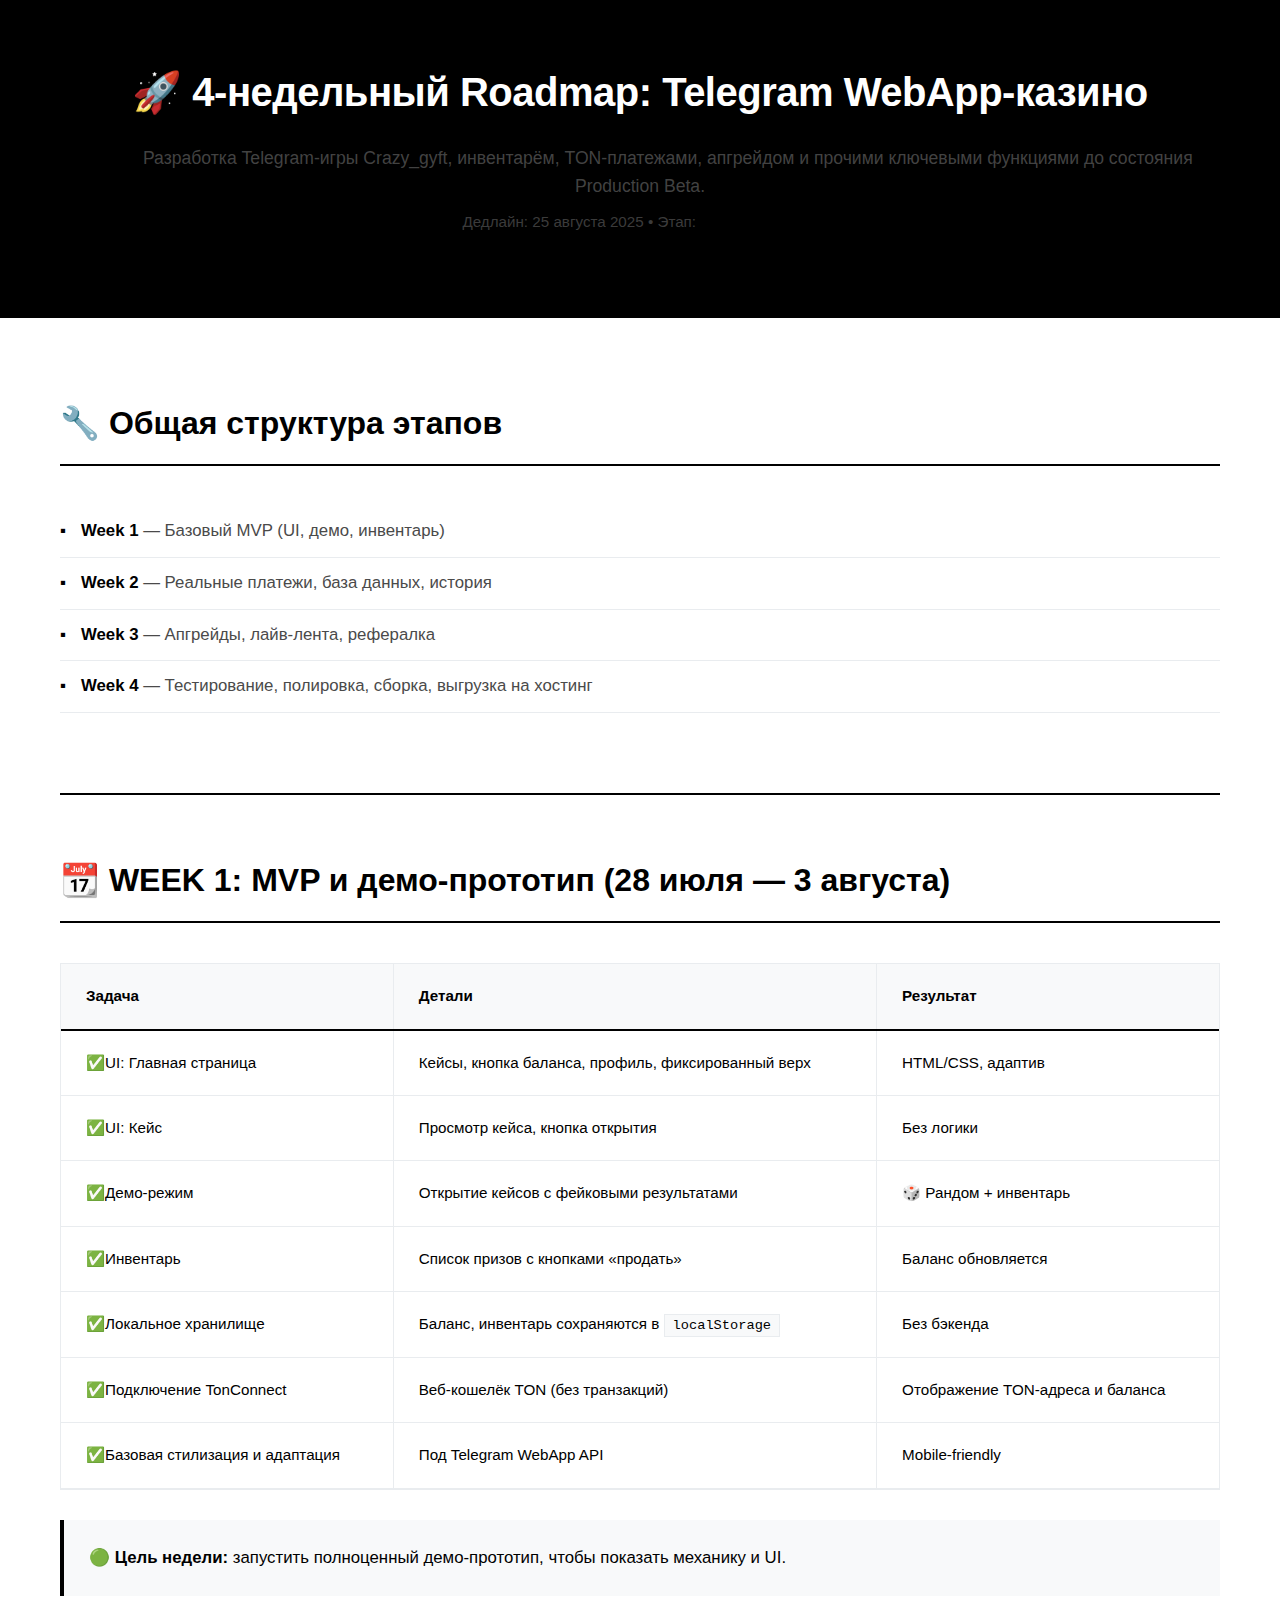
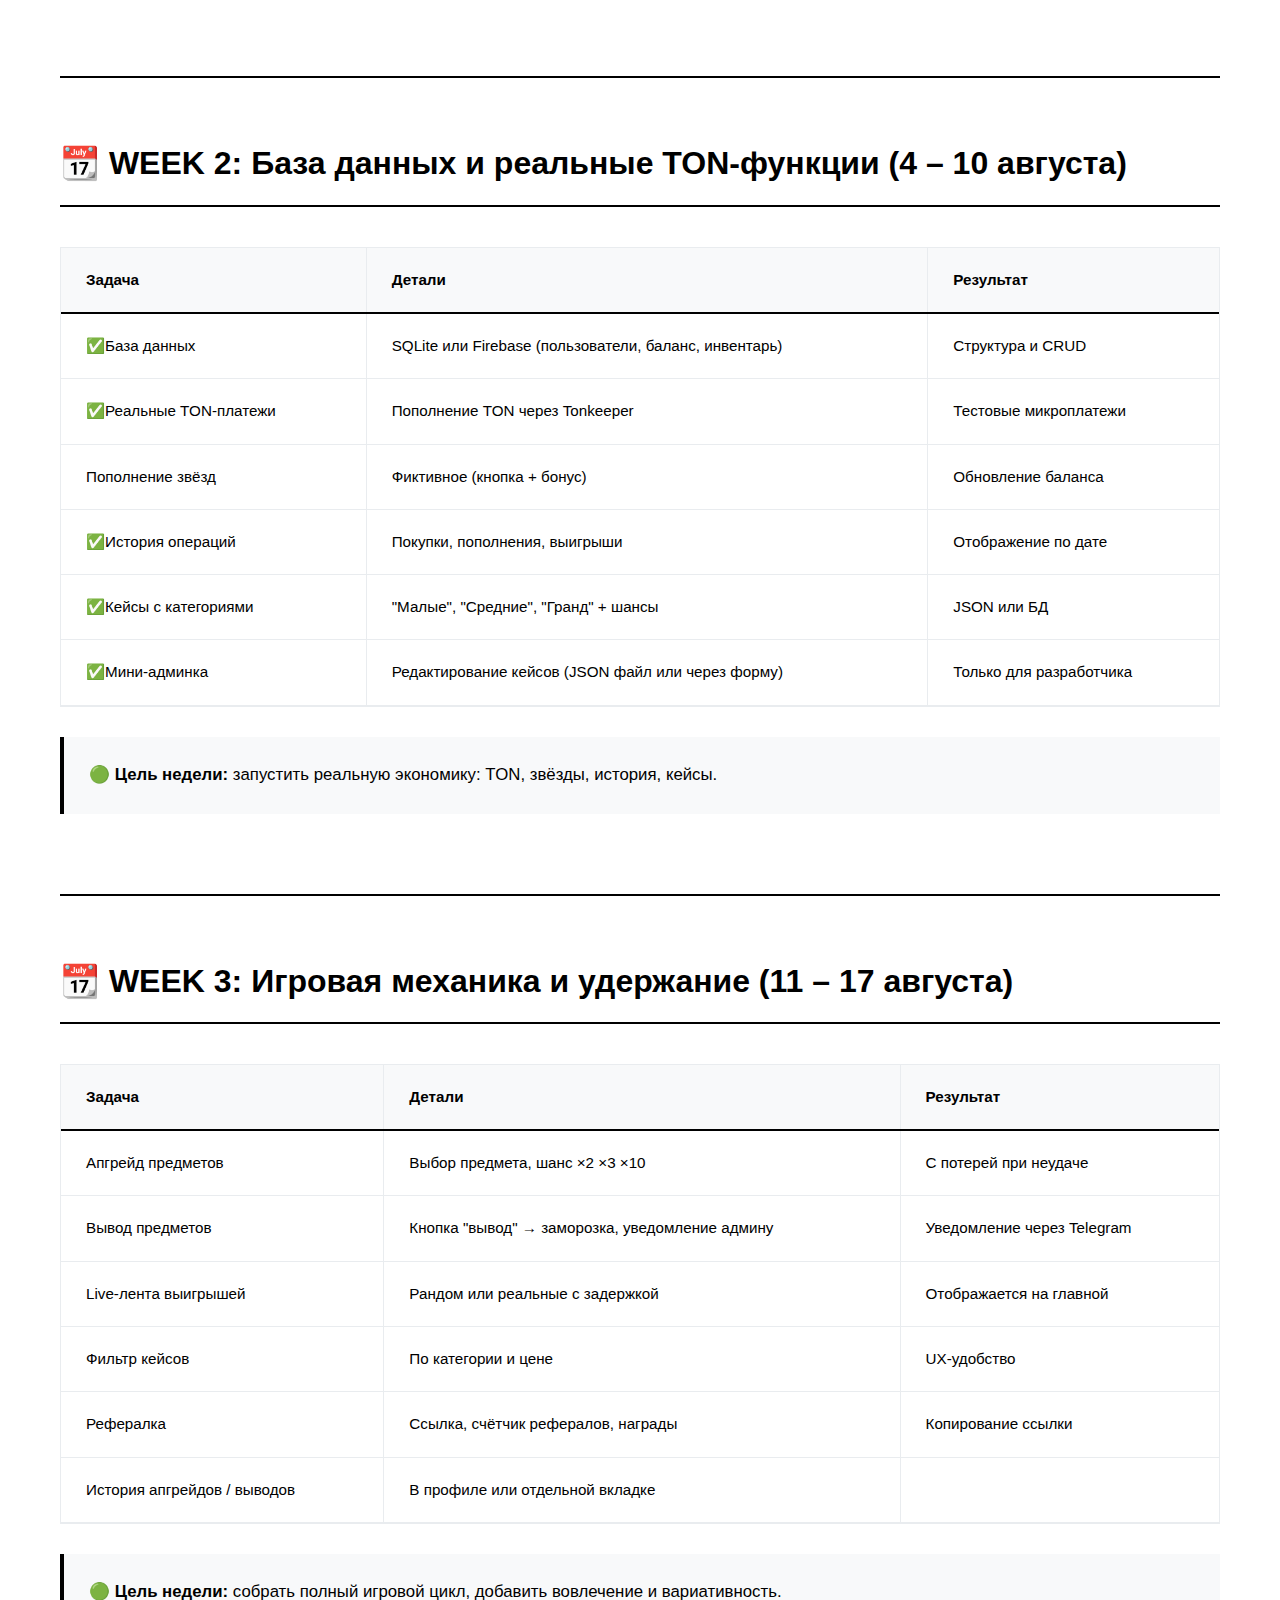
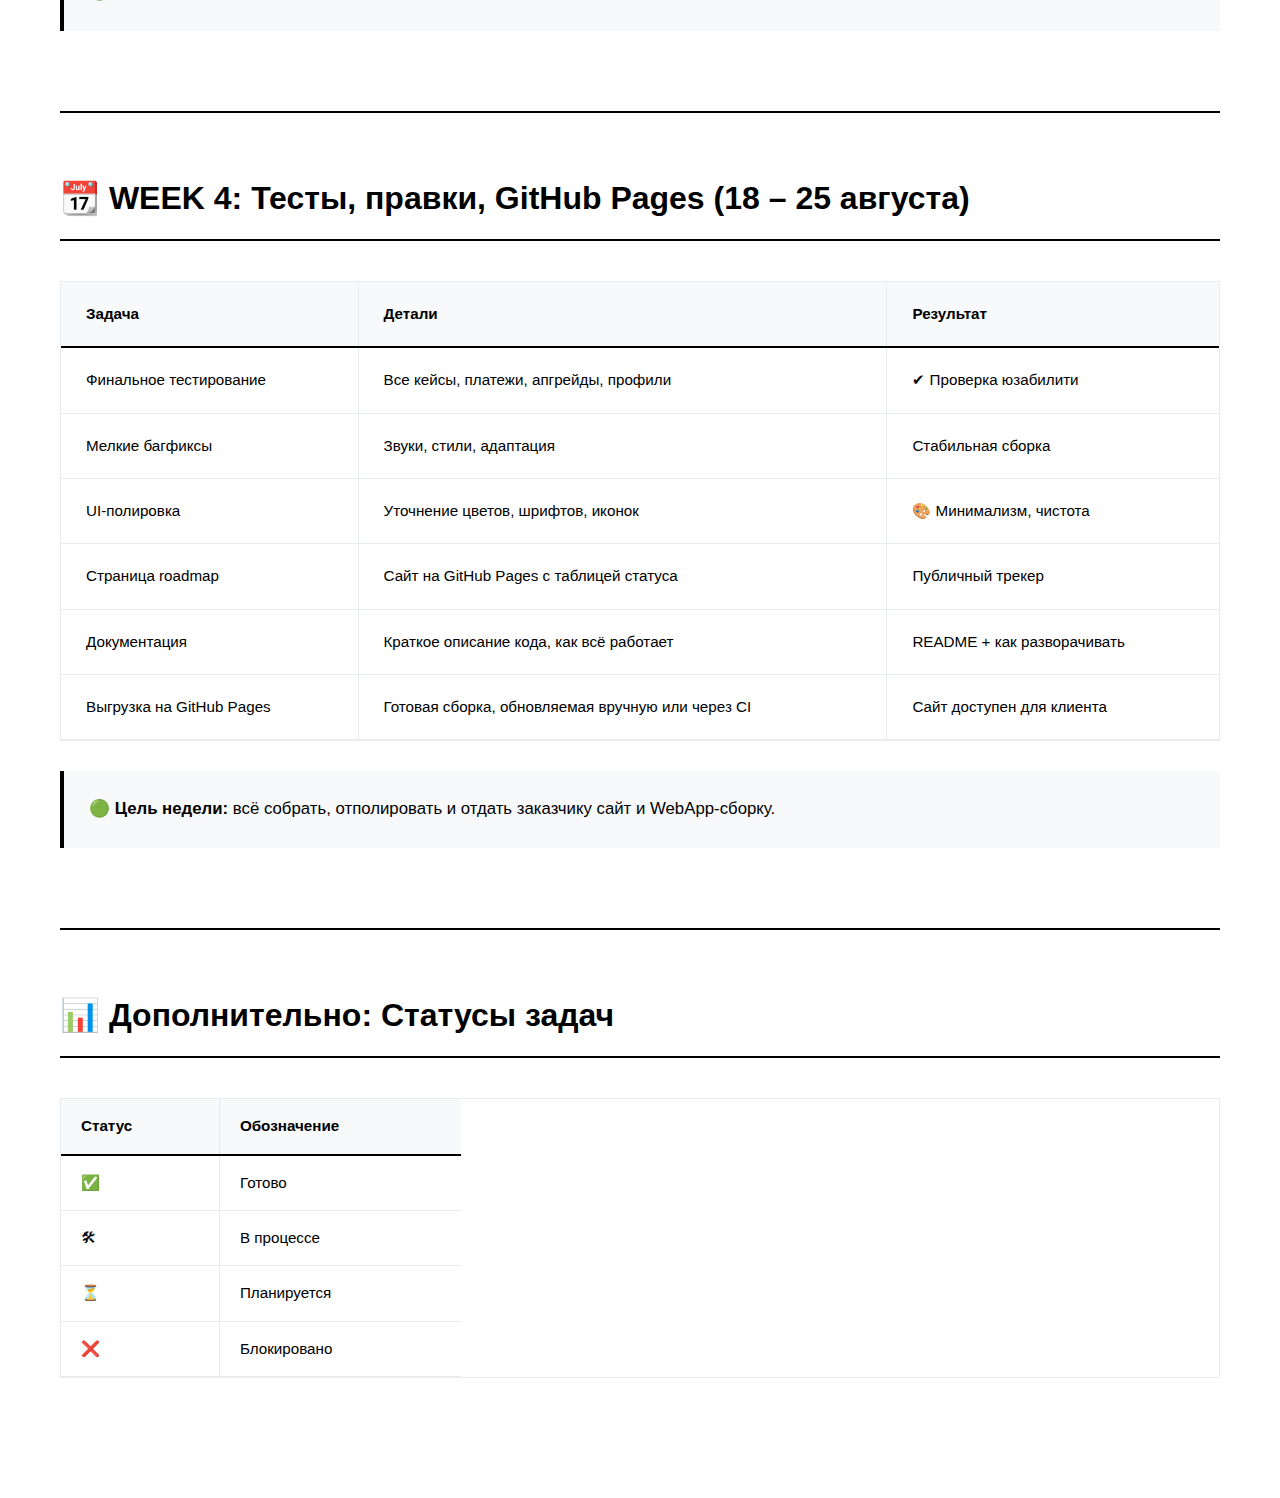
<file: index.html>
<!DOCTYPE html>
<html lang="ru">
<head>
  <meta charset="UTF-8" />
  <meta name="viewport" content="width=device-width, initial-scale=1.0" />
  <title>Roadmap — Telegram WebApp Casino</title>
  <style>
    :root {
      --bg-primary: #ffffff;
      --bg-secondary: #f8f9fa;
      --text-primary: #000000;
      --text-secondary: #4a4a4a;
      --text-muted: #6c757d;
      --border-light: #e9ecef;
      --border-dark: #000000;
      --accent: #000000;
    }

    * {
      margin: 0;
      padding: 0;
      box-sizing: border-box;
    }

    body {
      font-family: -apple-system, BlinkMacSystemFont, 'Segoe UI', Roboto, 'Helvetica Neue', Arial, sans-serif;
      background-color: var(--bg-primary);
      color: var(--text-primary);
      line-height: 1.6;
      font-size: 16px;
    }

    .container {
      max-width: 1200px;
      margin: 0 auto;
      padding: 0 20px;
    }

    /* Header */
    header {
      background: var(--accent);
      color: white;
      padding: 60px 0;
      text-align: center;
      border-bottom: 3px solid var(--border-dark);
    }

    header h1 {
      font-size: 2.5rem;
      font-weight: 700;
      margin-bottom: 20px;
      letter-spacing: -0.5px;
    }

    header .subtitle {
      font-size: 1.1rem;
      font-weight: 400;
      opacity: 0.9;
      margin-bottom: 10px;
    }

    header .meta {
      font-size: 0.95rem;
      opacity: 0.8;
      font-weight: 300;
    }

    /* Main Content */
    main {
      padding: 80px 0;
    }

    section {
      margin-bottom: 80px;
    }

    /* Typography */
    h2 {
      font-size: 2rem;
      font-weight: 700;
      margin-bottom: 40px;
      color: var(--text-primary);
      border-bottom: 2px solid var(--border-dark);
      padding-bottom: 15px;
    }

    h3 {
      font-size: 1.5rem;
      font-weight: 600;
      margin: 50px 0 30px 0;
      color: var(--text-primary);
    }

    p {
      margin-bottom: 20px;
      color: var(--text-secondary);
      font-size: 1.05rem;
    }

    strong {
      color: var(--text-primary);
      font-weight: 600;
    }

    /* Lists */
    ul {
      list-style: none;
      margin-bottom: 30px;
    }

    ul li {
      padding: 12px 0;
      border-bottom: 1px solid var(--border-light);
      color: var(--text-secondary);
      font-size: 1.05rem;
    }

    ul li:before {
      content: "▪";
      color: var(--accent);
      margin-right: 15px;
      font-weight: bold;
    }

    /* Tables */
    .table-container {
      margin: 30px 0;
      border: 1px solid var(--border-light);
      overflow-x: auto;
    }

    table {
      width: 100%;
      border-collapse: collapse;
      background: var(--bg-primary);
    }

    th {
      background: var(--bg-secondary);
      padding: 20px 25px;
      text-align: left;
      font-weight: 600;
      font-size: 0.95rem;
      color: var(--text-primary);
      border-bottom: 2px solid var(--border-dark);
      border-right: 1px solid var(--border-light);
    }

    th:last-child {
      border-right: none;
    }

    td {
      padding: 20px 25px;
      border-bottom: 1px solid var(--border-light);
      border-right: 1px solid var(--border-light);
      font-size: 0.95rem;
      vertical-align: top;
    }

    td:last-child {
      border-right: none;
    }

    tr:hover {
      background: var(--bg-secondary);
    }

    /* Week Goals */
    .week-goal {
      background: var(--bg-secondary);
      padding: 25px;
      margin: 30px 0;
      border-left: 4px solid var(--accent);
    }

    .week-goal p {
      margin: 0;
      font-weight: 500;
      color: var(--text-primary);
    }

    /* Status indicators */
    .status-legend {
      margin: 40px 0;
    }

    .status-legend table {
      max-width: 400px;
    }

    .status-legend th,
    .status-legend td {
      padding: 15px 20px;
    }

    /* Divider */
    .divider {
      height: 2px;
      background: var(--border-dark);
      margin: 60px 0;
    }

    /* Code styling */
    code {
      background: var(--bg-secondary);
      padding: 3px 8px;
      font-family: 'SF Mono', Consolas, 'Liberation Mono', Menlo, monospace;
      font-size: 0.9em;
      border: 1px solid var(--border-light);
    }

    /* Responsive */
    @media (max-width: 768px) {
      header {
        padding: 40px 0;
      }

      header h1 {
        font-size: 2rem;
      }

      main {
        padding: 40px 0;
      }

      section {
        margin-bottom: 50px;
      }

      h2 {
        font-size: 1.6rem;
        margin-bottom: 30px;
      }

      h3 {
        font-size: 1.3rem;
        margin: 40px 0 20px 0;
      }

      th, td {
        padding: 15px 12px;
        font-size: 0.9rem;
      }

      .week-goal {
        padding: 20px;
      }
    }
  </style>
</head>
<body>
  <header>
    <div class="container">
      <h1>🚀 4-недельный Roadmap: Telegram WebApp-казино</h1>
      <p class="subtitle"><strong>Цель:</strong> Разработка Telegram-игры Crazy_gyft, инвентарём, TON-платежами, апгрейдом и прочими ключевыми функциями до состояния Production Beta.</p>
      <p class="meta">Дедлайн: 25 августа 2025 • Этап: <strong>Production Beta</strong></p>
    </div>
  </header>

  <main>
    <div class="container">
      <section>
        <h2>🔧 Общая структура этапов</h2>
        <ul>
          <li><strong>Week 1</strong> — Базовый MVP (UI, демо, инвентарь)</li>
          <li><strong>Week 2</strong> — Реальные платежи, база данных, история</li>
          <li><strong>Week 3</strong> — Апгрейды, лайв-лента, рефералка</li>
          <li><strong>Week 4</strong> — Тестирование, полировка, сборка, выгрузка на хостинг</li>
        </ul>
      </section>

      <div class="divider"></div>

      <section>
        <h2>📆 WEEK 1: MVP и демо-прототип (28 июля — 3 августа)</h2>
        <div class="table-container">
          <table>
            <thead>
              <tr>
                <th>Задача</th>
                <th>Детали</th>
                <th>Результат</th>
              </tr>
            </thead>
            <tbody>
              <tr>
                <td>✅UI: Главная страница</td>
                <td>Кейсы, кнопка баланса, профиль, фиксированный верх</td>
                <td>HTML/CSS, адаптив</td>
              </tr>
              <tr>
                <td>✅UI: Кейс</td>
                <td>Просмотр кейса, кнопка открытия</td>
                <td>Без логики</td>
              </tr>
              <tr>
                <td>✅Демо-режим</td>
                <td>Открытие кейсов с фейковыми результатами</td>
                <td>🎲 Рандом + инвентарь</td>
              </tr>
              <tr>
                <td>✅Инвентарь</td>
                <td>Список призов с кнопками «продать»</td>
                <td>Баланс обновляется</td>
              </tr>
              <tr>
                <td>✅Локальное хранилище</td>
                <td>Баланс, инвентарь сохраняются в <code>localStorage</code></td>
                <td>Без бэкенда</td>
              </tr>
              <tr>
                <td>✅Подключение TonConnect</td>
                <td>Веб-кошелёк TON (без транзакций)</td>
                <td>Отображение TON-адреса и баланса</td>
              </tr>
              <tr>
                <td>✅Базовая стилизация и адаптация</td>
                <td>Под Telegram WebApp API</td>
                <td>Mobile-friendly</td>
              </tr>
            </tbody>
          </table>
        </div>
        <div class="week-goal">
          <p>🟢 <strong>Цель недели:</strong> запустить полноценный демо-прототип, чтобы показать механику и UI.</p>
        </div>
      </section>

      <div class="divider"></div>

      <section>
        <h2>📆 WEEK 2: База данных и реальные TON-функции (4 – 10 августа)</h2>
        <div class="table-container">
          <table>
            <thead>
              <tr>
                <th>Задача</th>
                <th>Детали</th>
                <th>Результат</th>
              </tr>
            </thead>
            <tbody>
              <tr>
                <td>✅База данных</td>
                <td>SQLite или Firebase (пользователи, баланс, инвентарь)</td>
                <td>Структура и CRUD</td>
              </tr>
              <tr>
                <td>✅Реальные TON-платежи</td>
                <td>Пополнение TON через Tonkeeper</td>
                <td>Тестовые микроплатежи</td>
              </tr>
              <tr>
                <td>Пополнение звёзд</td>
                <td>Фиктивное (кнопка + бонус)</td>
                <td>Обновление баланса</td>
              </tr>
              <tr>
                <td>✅История операций</td>
                <td>Покупки, пополнения, выигрыши</td>
                <td>Отображение по дате</td>
              </tr>
              <tr>
                <td>✅Кейсы с категориями</td>
                <td>"Малые", "Средние", "Гранд" + шансы</td>
                <td>JSON или БД</td>
              </tr>
              <tr>
                <td>✅Мини-админка</td>
                <td>Редактирование кейсов (JSON файл или через форму)</td>
                <td>Только для разработчика</td>
              </tr>
            </tbody>
          </table>
        </div>
        <div class="week-goal">
          <p>🟢 <strong>Цель недели:</strong> запустить реальную экономику: TON, звёзды, история, кейсы.</p>
        </div>
      </section>

      <div class="divider"></div>

      <section>
        <h2>📆 WEEK 3: Игровая механика и удержание (11 – 17 августа)</h2>
        <div class="table-container">
          <table>
            <thead>
              <tr>
                <th>Задача</th>
                <th>Детали</th>
                <th>Результат</th>
              </tr>
            </thead>
            <tbody>
              <tr>
                <td>Апгрейд предметов</td>
                <td>Выбор предмета, шанс ×2 ×3 ×10</td>
                <td>С потерей при неудаче</td>
              </tr>
              <tr>
                <td>Вывод предметов</td>
                <td>Кнопка "вывод" → заморозка, уведомление админу</td>
                <td>Уведомление через Telegram</td>
              </tr>
              <tr>
                <td>Live-лента выигрышей</td>
                <td>Рандом или реальные с задержкой</td>
                <td>Отображается на главной</td>
              </tr>
              <tr>
                <td>Фильтр кейсов</td>
                <td>По категории и цене</td>
                <td>UX-удобство</td>
              </tr>
              <tr>
                <td>Рефералка</td>
                <td>Ссылка, счётчик рефералов, награды</td>
                <td>Копирование ссылки</td>
              </tr>
              <tr>
                <td>История апгрейдов / выводов</td>
                <td>В профиле или отдельной вкладке</td>
                <td></td>
              </tr>
            </tbody>
          </table>
        </div>
        <div class="week-goal">
          <p>🟢 <strong>Цель недели:</strong> собрать полный игровой цикл, добавить вовлечение и вариативность.</p>
        </div>
      </section>

      <div class="divider"></div>

      <section>
        <h2>📆 WEEK 4: Тесты, правки, GitHub Pages (18 – 25 августа)</h2>
        <div class="table-container">
          <table>
            <thead>
              <tr>
                <th>Задача</th>
                <th>Детали</th>
                <th>Результат</th>
              </tr>
            </thead>
            <tbody>
              <tr>
                <td>Финальное тестирование</td>
                <td>Все кейсы, платежи, апгрейды, профили</td>
                <td>✔ Проверка юзабилити</td>
              </tr>
              <tr>
                <td>Мелкие багфиксы</td>
                <td>Звуки, стили, адаптация</td>
                <td>Стабильная сборка</td>
              </tr>
              <tr>
                <td>UI-полировка</td>
                <td>Уточнение цветов, шрифтов, иконок</td>
                <td>🎨 Минимализм, чистота</td>
              </tr>
              <tr>
                <td>Страница roadmap</td>
                <td>Сайт на GitHub Pages с таблицей статуса</td>
                <td>Публичный трекер</td>
              </tr>
              <tr>
                <td>Документация</td>
                <td>Краткое описание кода, как всё работает</td>
                <td>README + как разворачивать</td>
              </tr>
              <tr>
                <td>Выгрузка на GitHub Pages</td>
                <td>Готовая сборка, обновляемая вручную или через CI</td>
                <td>Сайт доступен для клиента</td>
              </tr>
            </tbody>
          </table>
        </div>
        <div class="week-goal">
          <p>🟢 <strong>Цель недели:</strong> всё собрать, отполировать и отдать заказчику сайт и WebApp-сборку.</p>
        </div>
      </section>

      <div class="divider"></div>

      <section class="status-legend">
        <h2>📊 Дополнительно: Статусы задач</h2>
        <div class="table-container">
          <table>
            <thead>
              <tr>
                <th>Статус</th>
                <th>Обозначение</th>
              </tr>
            </thead>
            <tbody>
              <tr>
                <td>✅</td>
                <td>Готово</td>
              </tr>
              <tr>
                <td>🛠</td>
                <td>В процессе</td>
              </tr>
              <tr>
                <td>⏳</td>
                <td>Планируется</td>
              </tr>
              <tr>
                <td>❌</td>
                <td>Блокировано</td>
              </tr>
            </tbody>
          </table>
        </div>
      </section>
    </div>
  </main>
</body>
</html>
</file>
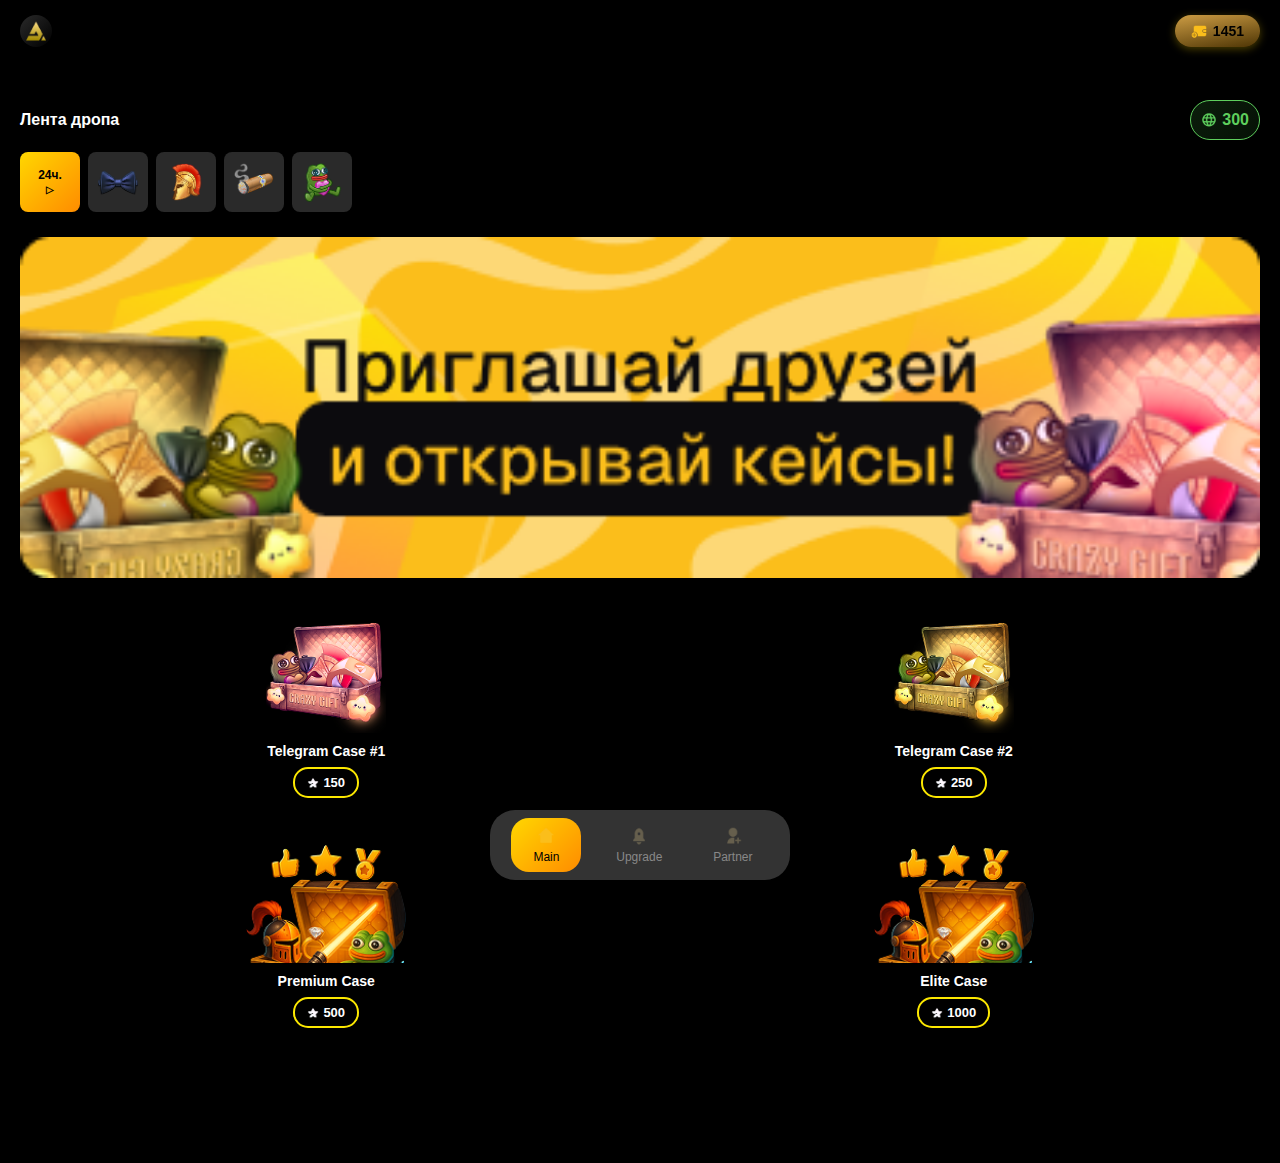
<file: CrazyGift/index.html>
<!DOCTYPE html>
<html lang="ru">
<head>
    <meta charset="UTF-8">
    <meta name="viewport" content="width=device-width, initial-scale=1.0, user-scalable=no">
    <title>CrazyGift - Telegram WebApp Casino</title>
    <script src="https://telegram.org/js/telegram-web-app.js"></script>
    <style>
        :root {
            --bg-primary: #000000;
            --bg-secondary: #2a2a2a;
            --bg-card: #333333;
            --accent-yellow: #FFD700;
            --accent-orange: #FF8C00;
            --text-primary: #ffffff;
            --text-secondary: #cccccc;
            --text-muted: #888888;
            --border-radius: 12px;
            --border-radius-small: 8px;
            --shadow-card: 0 4px 12px rgba(0,0,0,0.3);
            --shadow-button: 0 2px 8px rgba(255, 215, 0, 0.3);
        }

        * {
            margin: 0;
            padding: 0;
            box-sizing: border-box;
        }

        body {
            font-family: -apple-system, BlinkMacSystemFont, 'Segoe UI', Roboto, sans-serif;
            background: var(--bg-primary);
            color: var(--text-primary);
            overflow-x: hidden;
            padding-bottom: 80px;
        }

        /* === HEADER === */
        .header {
            position: fixed;
            top: 0;
            left: 0;
            right: 0;
            padding: 15px 20px;
            z-index: 100;
            display: flex;
            justify-content: space-between;
            align-items: center;
        }

        .header-left {
            display: flex;
            align-items: center;
            width: 50px;
        }

        .app-logo {
            width: 32px;
            height: 32px;
            background: linear-gradient(135deg, #2a2a2a, #000000);
            border-radius: 16px;
            display: flex;
            align-items: center;
            justify-content: center;
            cursor: pointer;
        }

        .app-logo img {
            width: 20px;
            height: 20px;
        }

        .app-title {
            text-align: center;
            flex: 1;
        }

        .app-title h1 {
            font-size: 18px;
            font-weight: 600;
        }

        .app-title .subtitle {
            font-size: 12px;
            color: var(--text-muted);
            margin-top: 2px;
        }

        .header-right {
            display: flex;
            align-items: center;
            justify-content: flex-end;
            width: auto;
        }

        /* === BALANCE WIDGET === */
        .balance-widget {
            background: linear-gradient(170deg, #CD9D44, #4E3505);
            border-radius: 20px;
            padding: 8px 16px;
            display: flex;
            align-items: center;
            gap: 6px;
            box-shadow: var(--shadow-button);
            cursor: pointer;
            transition: transform 0.2s;
        }

        .balance-widget:hover {
            transform: scale(1.02);
        }

        .balance-icon {
            width: 16px;
            height: 16px;
        }

        .balance-amount {
            color: var(--bg-primary);
            font-weight: 600;
            font-size: 14px;
        }

        /* === MAIN CONTENT === */
        .main-content {
            margin-top: 80px;
            padding: 20px;
        }

        /* === LIVE FEED === */
        .live-feed {
            padding: 0px;
            margin-bottom: 20px;
        }

        .live-feed-header {
            display: flex;
            justify-content: space-between;
            align-items: center;
            margin-bottom: 12px;
        }

        .live-feed-title {
            font-size: 16px;
            font-weight: 600;
        }

        .live-feed-balance {
            border: 1px solid #5ECF5D;
            padding: 10px;
            border-radius: 30px;
            display: flex;
            align-items: center;
            background: linear-gradient(135deg, #0b1e0b, #061106);
            gap: 5px;
            color: #5ECF5D;
            font-weight: 600;
        }

        .live-feed-items {
            display: flex;
            gap: 8px;
            overflow-x: auto;
            padding-bottom: 5px;
        }

        .live-item {
            flex-shrink: 0;
            width: 60px;
            height: 60px;
            background: var(--bg-secondary);
            border-radius: var(--border-radius-small);
            display: flex;
            align-items: center;
            justify-content: center;
            position: relative;
        }

        .live-item.timer {
            background: linear-gradient(135deg, var(--accent-yellow), var(--accent-orange));
            color: var(--bg-primary);
            font-weight: 600;
            font-size: 12px;
            text-align: center;
            line-height: 1.2;
        }

        .live-item img {
            width: 40px;
            height: 40px;
            object-fit: contain;
        }

        /* === PROMOTIONAL BANNER === */
        .promo-banner {
            border-radius: var(--border-radius);
            margin-bottom: 20px;
            position: relative;
            overflow: hidden;
            min-height: 80px;
            display: flex;
            align-items: center;
            justify-content: center;
            cursor: pointer;
        }

        .promo-banner img {
            width: 100%;
            height: 100%;
            object-fit: cover;
            border-radius: var(--border-radius);
        }

        /* === CASES GRID === */
        .cases-section {
            margin-bottom: 20px;
        }

        .cases-grid {
            display: grid;
            grid-template-columns: 1fr 1fr;
            gap: 15px;
        }

        .case-card {
            border-radius: var(--border-radius);
            padding: 15px;
            text-align: center;
            cursor: pointer;
            transition: transform 0.2s, box-shadow 0.2s;
        }

        .case-card:hover {
            transform: translateY(-2px);
        }

        .case-image {
            width: 100%;
            height: 120px;
            border-radius: var(--border-radius-small);
            margin-bottom: 10px;
            display: flex;
            align-items: center;
            justify-content: center;
            position: relative;
            overflow: hidden;
        }

        .case-image img {
            width: 100%;
            height: 100%;
            object-fit: contain;
            border-radius: var(--border-radius-small);
        }

        .case-title {
            font-size: 14px;
            font-weight: 600;
            margin-bottom: 8px;
        }

        .case-price {
            color: var(--text-primary);
            padding: 6px 12px;
            border: 2px solid #FCE800;
            border-radius: 15px;
            font-weight: 600;
            font-size: 13px;
            display: inline-flex;
            align-items: center;
            gap: 4px;
            background: transparent;
        }

        .case-price img {
            width: 12px;
            height: 12px;
        }

        /* === BOTTOM NAVIGATION === */
        .bottom-nav {
            position: fixed;
            bottom: 0;
            left: 0;
            right: 0;
            padding: 10px 20px 20px;
            z-index: 100;
        }

        .nav-container {
            background: var(--bg-card);
            border-radius: 25px;
            padding: 8px 12px;
            display: flex;
            justify-content: space-around;
            align-items: center;
            max-width: 300px;
            margin: 0 auto;
        }

        .nav-item {
            display: flex;
            flex-direction: column;
            align-items: center;
            gap: 4px;
            cursor: pointer;
            transition: all 0.2s;
            padding: 8px 16px;
            border-radius: 18px;
            min-width: 70px;
            position: relative;
            text-decoration: none;
        }

        .nav-item.active {
            background: linear-gradient(135deg, var(--accent-yellow), var(--accent-orange));
            color: var(--bg-primary);
        }

        .nav-item:not(.active) {
            color: var(--text-muted);
        }

        .nav-item:hover {
            transform: scale(1.05);
        }

        .nav-icon {
            width: 20px;
            height: 20px;
        }

        .nav-text {
            font-size: 12px;
            font-weight: 500;
        }

        /* === MODAL === */
        .modal-overlay {
            position: fixed;
            top: 0;
            left: 0;
            right: 0;
            bottom: 0;
            background: rgba(0,0,0,0.8);
            z-index: 200;
            display: none;
            align-items: center;
            justify-content: center;
            padding: 20px;
        }

        .modal {
            background: var(--bg-card);
            border-radius: var(--border-radius);
            padding: 20px;
            max-width: 350px;
            width: 100%;
            text-align: center;
        }

        /* === BUTTONS === */
        .btn-primary {
            background: linear-gradient(135deg, var(--accent-yellow), var(--accent-orange));
            color: var(--bg-primary);
            border: none;
            padding: 12px 24px;
            border-radius: 20px;
            font-weight: 600;
            font-size: 16px;
            cursor: pointer;
            box-shadow: var(--shadow-button);
            transition: transform 0.2s;
            width: 100%;
        }

        .btn-primary:hover {
            transform: translateY(-1px);
        }

        /* === RESPONSIVE === */
        @media (max-width: 375px) {
            .main-content {
                padding: 15px;
            }
            
            .cases-grid {
                gap: 12px;
            }
            
            .case-card {
                padding: 12px;
            }
            
            .case-image {
                height: 100px;
            }
        }

        /* === ANIMATIONS === */
        @keyframes fadeIn {
            from { opacity: 0; transform: translateY(20px); }
            to { opacity: 1; transform: translateY(0); }
        }

        .case-card {
            animation: fadeIn 0.3s ease-out;
        }
    </style>
</head>
<body>
    <!-- Header -->
    <header class="header">
        <div class="header-left">
            <div class="app-logo" onclick="window.location.href='inventory.html'">
                <img src="assets/icons/triangle_icon.png" alt="Logo" onerror="this.innerHTML='⚡'">
            </div>
        </div>
        
        <div class="header-right">
            <div class="balance-widget" onclick="window.location.href='topup.html'">
                <img src="assets/icons/wallet_icon.png" alt="Stars" class="balance-icon">
                <span class="balance-amount" id="balance">1451</span>
            </div>
        </div>
    </header>

    <!-- Main Content -->
    <main class="main-content">
        <!-- Live Feed -->
        <section class="live-feed">
            <div class="live-feed-header">
                <h2 class="live-feed-title">Лента дропа</h2>
                <div class="live-feed-balance">
                    <img src="assets/icons/internet_icon.png" alt="Stars" class="balance-icon">
                    <span>300</span>
                </div>
            </div>
            <div class="live-feed-items">
                <div class="live-item timer">
                    <div>
                        24ч.<br>
                        <small style="font-size: 10px;">▷</small>
                    </div>
                </div>
                <div class="live-item">
                    <img src="assets/gifts/gift1.png" alt="Helmet" onerror="this.style.display='none'">
                </div>
                <div class="live-item">
                    <img src="assets/gifts/gift2.png" alt="Ring" onerror="this.style.display='none'">
                </div>
                <div class="live-item">
                    <img src="assets/gifts/gift3.png" alt="Gift" onerror="this.style.display='none'">
                </div>
                <div class="live-item">
                    <img src="assets/gifts/gift4.png" alt="Hat" onerror="this.style.display='none'">
                </div>
            </div>
        </section>

        <!-- Promotional Banner -->
        <section class="promo-banner" onclick="window.location.href='partner.html'">
            <img src="assets/promo_banner.png" alt="Приглашай друзей и открывай кейсы!" onerror="this.style.display='none'">
        </section>

        <!-- Cases Grid -->
        <section class="cases-section">
            <div class="cases-grid">
                <div class="case-card" onclick="window.location.href='case.html?id=1'">
                    <div class="case-image">
                        <img src="assets/cases/case1.png" alt="Telegram Case #1" onerror="this.parentElement.innerHTML='<div class=case-logo>CASE #1</div>'">
                    </div>
                    <div class="case-title">Telegram Case #1</div>
                    <div class="case-price">
                        <img src="assets/icons/star_icon.png" alt="Stars">
                        150
                    </div>
                </div>
                
                <div class="case-card" onclick="window.location.href='case.html?id=2'">
                    <div class="case-image">
                        <img src="assets/cases/case2.png" alt="Telegram Case #2" onerror="this.parentElement.innerHTML='<div class=case-logo>CASE #2</div>'">
                    </div>
                    <div class="case-title">Telegram Case #2</div>
                    <div class="case-price">
                        <img src="assets/icons/star_icon.png" alt="Stars">
                        250
                    </div>
                </div>
                
                <div class="case-card" onclick="window.location.href='case.html?id=3'">
                    <div class="case-image">
                        <img src="assets/cases/case_mock.png" alt="Premium Case" onerror="this.parentElement.innerHTML='<div class=case-logo>PREMIUM</div>'">
                    </div>
                    <div class="case-title">Premium Case</div>
                    <div class="case-price">
                        <img src="assets/icons/star_icon.png" alt="Stars">
                        500
                    </div>
                </div>
                
                <div class="case-card" onclick="window.location.href='case.html?id=4'">
                    <div class="case-image">
                        <img src="assets/cases/case_mock.png" alt="Elite Case" onerror="this.parentElement.innerHTML='<div class=case-logo>ELITE</div>'">
                    </div>
                    <div class="case-title">Elite Case</div>
                    <div class="case-price">
                        <img src="assets/icons/star_icon.png" alt="Stars">
                        1000
                    </div>
                </div>
            </div>
        </section>
    </main>

    <!-- Bottom Navigation -->
    <nav class="bottom-nav">
        <div class="nav-container">
            <a href="index.html" class="nav-item active">
                <img src="assets/icons/home_icon.png" alt="Home" class="nav-icon">
                <span class="nav-text">Main</span>
            </a>
            <a href="upgrade.html" class="nav-item">
                <img src="assets/icons/upgrade_icon.png" alt="Upgrade" class="nav-icon">
                <span class="nav-text">Upgrade</span>
            </a>
            <a href="partner.html" class="nav-item">
                <img src="assets/icons/refferal_icon.png" alt="Partner" class="nav-icon">
                <span class="nav-text">Partner</span>
            </a>
        </div>
    </nav>

    <!-- Modal for Case Opening -->
    <div class="modal-overlay" id="caseModal">
        <div class="modal">
            <h3>Открытие кейса</h3>
            <p>Демо-режим активен</p>
            <button class="btn-primary" onclick="closeModal()">Понятно</button>
        </div>
    </div>

    <!-- JavaScript -->
    <script>
        // Global Game State
        window.GameState = {
            balance: 1451,
            inventory: [],
            currentPage: 'main',
            user: null
        };

        // Initialize Telegram WebApp
        function initTelegramApp() {
            if (window.Telegram?.WebApp) {
                const tg = window.Telegram.WebApp;
                tg.ready();
                tg.expand();
                
                // Set theme
                document.body.style.backgroundColor = tg.themeParams.bg_color || '#1a1a1a';
                
                // Get user info
                if (tg.initDataUnsafe?.user) {
                    GameState.user = tg.initDataUnsafe.user;
                }
            }
        }

        // Navigation
        function navigateTo(page) {
            // Remove active class from all nav items
            document.querySelectorAll('.nav-item').forEach(item => {
                item.classList.remove('active');
            });
            
            // Add active class to clicked item
            event.target.closest('.nav-item').classList.add('active');
            
            GameState.currentPage = page;
            
            console.log('Navigating to:', page);
        }

        // Modal functions
        function showModal(title, content) {
            const modal = document.getElementById('caseModal');
            modal.querySelector('h3').innerHTML = title;
            modal.querySelector('p').innerHTML = content;
            modal.style.display = 'flex';
        }

        function closeModal() {
            document.getElementById('caseModal').style.display = 'none';
        }

        // Balance management
        function updateBalance() {
            document.getElementById('balance').textContent = GameState.balance;
        }

        // Initialize app when DOM is loaded
        document.addEventListener('DOMContentLoaded', function() {
            initTelegramApp();
            updateBalance();
            
            // Animate case cards on load
            document.querySelectorAll('.case-card').forEach((card, index) => {
                card.style.animationDelay = `${index * 0.1}s`;
            });
        });

        // Handle clicks outside modal
        document.getElementById('caseModal').addEventListener('click', function(e) {
            if (e.target === this) {
                closeModal();
            }
        });
    </script>
</body>
</html>
</file>
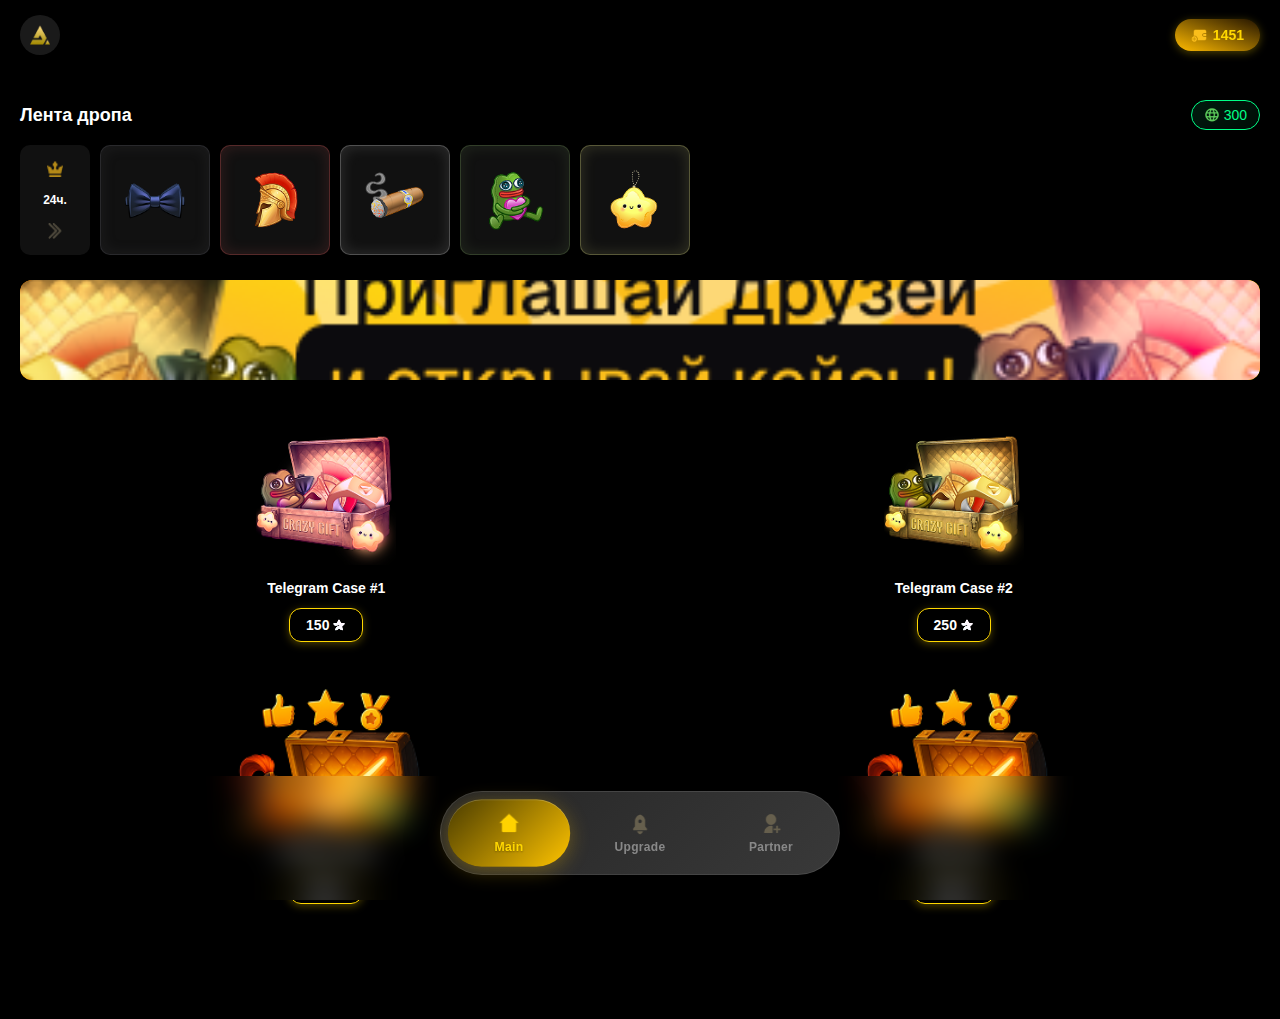
<file: Week1/index.html>
<!DOCTYPE html>
<html lang="ru">
<head>
    <meta charset="UTF-8">
    <meta name="viewport" content="width=device-width, initial-scale=1.0, user-scalable=no">
    <title>CrazyGift - Telegram WebApp Casino</title>
    <script src="https://telegram.org/js/telegram-web-app.js"></script>
    <link rel="stylesheet" href="styles/main.css">
</head>
<body>
    <!-- Header -->
    <header class="header">
        <div class="app-logo" onclick="window.location.href='profile.html'">
            <img src="assets/icons/triangle_icon.png" alt="Logo">
        </div>
        
        <div class="balance-widget" onclick="window.location.href='balance.html'">
            <img src="assets/icons/wallet_icon.png" alt="Stars" class="balance-icon">
            <span class="balance-amount" id="balance">Пополнить</span>
        </div>
    </header>

    <!-- Main Content -->
    <main class="main-content">
        <!-- Live Feed -->
        <section class="live-feed">
            <div class="live-feed-header">
                <h2 class="live-feed-title">Лента дропа</h2>
                <div class="live-feed-balance">
                    <img src="assets/icons/internet_icon.png" alt="Online" class="balance-icon">
                    <span>300</span>
                </div>
            </div>
            <div class="live-feed-items">
                <div class="live-item timer">
                    <img src="assets/icons/king_icon.png" alt="King" class="timer-icon-top" id="timer-icon-top">
                    <div>24ч.</div>
                    <img src="assets/icons/arrow_icon.png" alt="Arrow" class="timer-icon-bottom" id="timer-icon-bottom">
                </div>
                <div class="live-item">
                    <img src="assets/gifts/gift1.png" alt="Gift 1">
                </div>
                <div class="live-item">
                    <img src="assets/gifts/gift2.png" alt="Gift 2">
                </div>
                <div class="live-item">
                    <img src="assets/gifts/gift3.png" alt="Gift 3">
                </div>
                <div class="live-item">
                    <img src="assets/gifts/gift4.png" alt="Gift 4">
                </div>
                <div class="live-item">
                    <img src="assets/gifts/gift5.png" alt="Gift 5">
                </div>
            </div>
        </section>

        <!-- Promotional Banner -->
        <section class="promo-banner" onclick="window.location.href='referral.html'">
            <img src="assets/promo_banner.png" alt="Приглашай друзей и открывай кейсы!">
        </section>

        <!-- Cases Grid -->
        <section class="cases-section">
            <div class="cases-grid">
                <div class="case-card" onclick="window.location.href='case.html?id=1'">
                    <div class="case-image">
                        <img src="assets/cases/case1.png" alt="Telegram Case #1">
                    </div>
                    <div class="case-title">Telegram Case #1</div>
                    <div class="case-price">
                        150
                        <img src="assets/icons/star_icon.png" alt="Stars">
                    </div>
                </div>
                
                <div class="case-card" onclick="window.location.href='case.html?id=2'">
                    <div class="case-image">
                        <img src="assets/cases/case2.png" alt="Telegram Case #2">
                    </div>
                    <div class="case-title">Telegram Case #2</div>
                    <div class="case-price">
                        250
                        <img src="assets/icons/star_icon.png" alt="Stars">
                    </div>
                </div>
                
                <div class="case-card" onclick="window.location.href='case.html?id=3'">
                    <div class="case-image">
                        <img src="assets/cases/case_mock.png" alt="Premium Case">
                    </div>
                    <div class="case-title">Premium Case</div>
                    <div class="case-price">
                        500
                        <img src="assets/icons/star_icon.png" alt="Stars">
                    </div>
                </div>
                
                <div class="case-card" onclick="window.location.href='case.html?id=4'">
                    <div class="case-image">
                        <img src="assets/cases/case_mock.png" alt="Elite Case">
                    </div>
                    <div class="case-title">Elite Case</div>
                    <div class="case-price">
                        1000
                        <img src="assets/icons/star_icon.png" alt="Stars">
                    </div>
                </div>
            </div>
        </section>
    </main>

    <!-- Bottom Navigation -->
    <nav class="bottom-nav">
        <div class="nav-container">
            <a href="index.html" class="nav-item active">
                <img src="assets/icons/home_icon.png" alt="Home" class="nav-icon">
                <span class="nav-text">Main</span>
            </a>
            <a href="inventory.html" class="nav-item">
                <img src="assets/icons/upgrade_icon.png" alt="Inventory" class="nav-icon">
                <span class="nav-text">Upgrade</span>
            </a>
            <a href="history.html" class="nav-item">
                <img src="assets/icons/refferal_icon.png" alt="History" class="nav-icon">
                <span class="nav-text">Partner</span>
            </a>
        </div>
    </nav>

    <script src="js/main.js"></script>
</body>
</html>
</file>
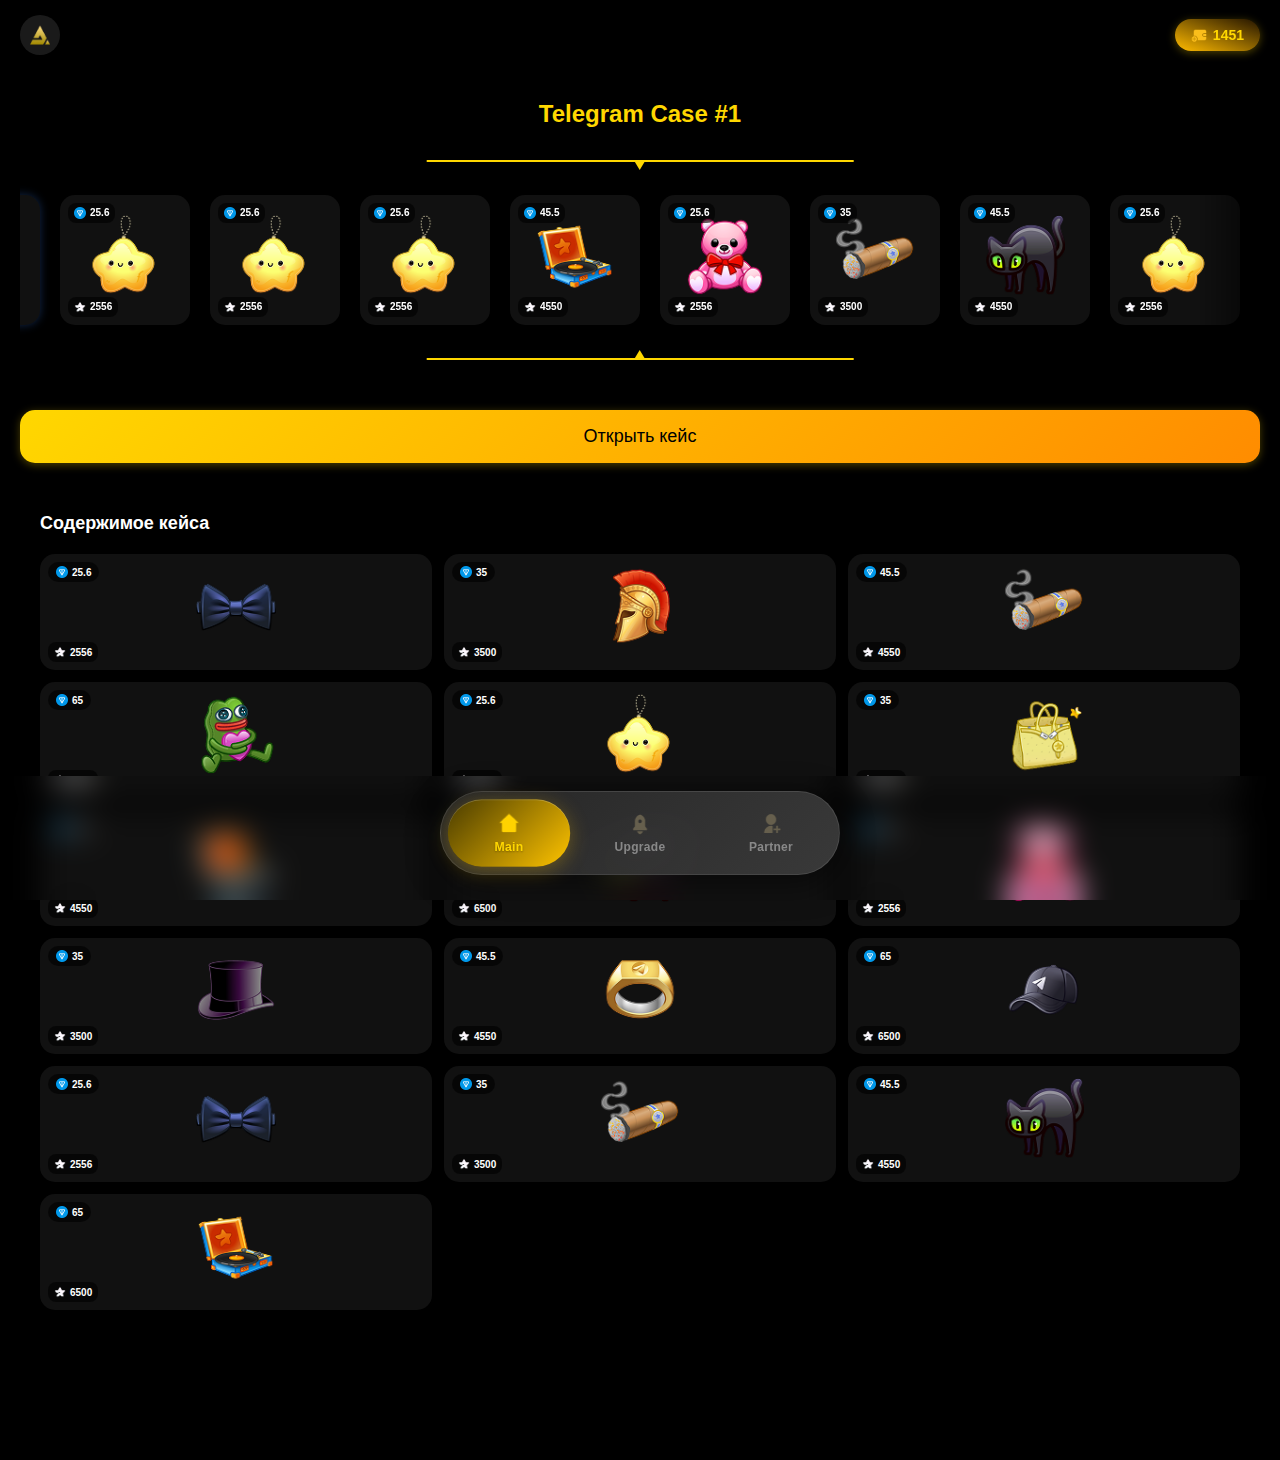
<file: Week1/case-detail.html>
<!DOCTYPE html>
<html lang="ru">
<head>
    <meta charset="UTF-8">
    <meta name="viewport" content="width=device-width, initial-scale=1.0, user-scalable=no">
    <title>CrazyGift - Case Opening</title>
    <script src="https://telegram.org/js/telegram-web-app.js"></script>
    <link rel="stylesheet" href="styles/main.css">
    <link rel="stylesheet" href="styles/cases/case.css">
</head>
<body>
    <!-- Header -->
    <header class="header">
        <div class="app-logo" onclick="goBack()">
            <img src="assets/icons/triangle_icon.png" alt="Back">
        </div>
        
        <div class="balance-widget" onclick="window.location.href='balance.html'">
            <img src="assets/icons/wallet_icon.png" alt="Stars" class="balance-icon">
            <span class="balance-amount" id="balance">1451</span>
        </div>
    </header>

    <!-- Main Content -->
    <main class="main-content">
        <!-- Case Header -->
        <section class="case-header">
            <h1 class="case-title" id="caseTitle">Telegram Case #1</h1>
        </section>

        <!-- Roulette Section -->
        <section class="roulette-section">
            <div class="roulette-container">
                <div class="roulette-pointer">
                    <div class="pointer-line">
                        <div class="pointer-arrow"></div>
                    </div>
                </div>
                <div class="roulette-line" id="rouletteLine">
                    <!-- Items will be generated by JavaScript -->
                </div>
            </div>
        </section>

        <!-- Open Button -->
        <button class="open-button" id="openButton" onclick="openCase()">
            Открыть кейс
        </button>

        <!-- Case Contents -->
        <section class="case-contents">
            <h3 class="contents-title">Содержимое кейса</h3>
            <div class="contents-grid" id="contentsGrid">
                <!-- Items will be generated by JavaScript -->
            </div>
        </section>
    </main>

    <!-- Prize Modal -->
    <div class="prize-modal" id="prizeModal">
        <div class="prize-modal-overlay"></div>
        <div class="prize-content">
            <div class="prize-header">
                <div class="case-name" id="modalCaseName">Telegram Case #1</div>
                <div class="congrats-text">Поздравляем!</div>
            </div>
            
            <div class="prize-main">
                <div class="prize-image-container" id="prizeImageContainer">
                    <div class="prize-glow-effect"></div>
                    <img class="prize-image" id="prizeImage" src="assets/gifts/gift2.png" alt="Prize">
                    <div class="prize-values-overlay">
                        <div class="prize-value-ton">
                            <img src="assets/icons/ton_icon.png" alt="TON" class="value-icon-small">
                            <span id="prizeTonValue">25.6</span>
                        </div>
                        <div class="prize-value-stars">
                            <img src="assets/icons/star_icon.png" alt="Stars" class="value-icon-small">
                            <span id="prizeStarsValue">2 556</span>
                        </div>
                    </div>
                </div>
                
                <div class="prize-info">
                    <h3 class="prize-name" id="prizeName">Signet Ring</h3>
                    <div class="prize-rarity" id="prizeRarity">Случайный</div>
                </div>
            </div>
            
            <div class="prize-actions">
                <button class="prize-btn prize-btn-primary" onclick="sellPrize()">
                    Продать
                </button>
                <div class="prize-actions-secondary">
                    <button class="prize-btn prize-btn-secondary" onclick="withdrawPrize()">
                        Вывести
                    </button>
                    <button class="prize-btn prize-btn-secondary" onclick="keepPrize()">
                        Оставить
                    </button>
                </div>
            </div>
        </div>
    </div>

    <!-- Bottom Navigation -->
    <nav class="bottom-nav">
        <div class="nav-container">
            <a href="index.html" class="nav-item active">
                <img src="assets/icons/home_icon.png" alt="Home" class="nav-icon">
                <span class="nav-text">Main</span>
            </a>
            <a href="inventory.html" class="nav-item">
                <img src="assets/icons/upgrade_icon.png" alt="Inventory" class="nav-icon">
                <span class="nav-text">Upgrade</span>
            </a>
            <a href="history.html" class="nav-item">
                <img src="assets/icons/refferal_icon.png" alt="History" class="nav-icon">
                <span class="nav-text">Partner</span>
            </a>
        </div>
    </nav>

    <script src="js/cases/case.js"></script>
</body>
</html>
</file>
<file: Week1/styles/main.css>
:root {
    --bg-primary: #000000;
    --bg-secondary: #1a1a1a;
    --bg-card: #2a2a2a;
    --accent-yellow: #FFD700;
    --accent-orange: #FF8C00;
    --accent-green: #00ff87;
    --text-primary: #ffffff;
    --text-secondary: #cccccc;
    --text-muted: #888888;
    --border-radius: 12px;
    --border-radius-small: 8px;
    --shadow-card: 0 4px 12px rgba(0,0,0,0.4);
    --shadow-button: 0 2px 8px rgba(255, 215, 0, 0.3);
}

* {
    margin: 0;
    padding: 0;
    box-sizing: border-box;
}

body {
    font-family: -apple-system, BlinkMacSystemFont, 'Segoe UI', Roboto, sans-serif;
    background: var(--bg-primary);
    color: var(--text-primary);
    overflow-x: hidden;
    min-height: 100vh;
}

/* === HEADER === */
.header {
    position: fixed;
    top: 0;
    left: 0;
    right: 0;
    padding: 15px 20px;
    z-index: 100;
    display: flex;
    justify-content: space-between;
    align-items: center;
    backdrop-filter: blur(10px);
}

.app-logo {
    width: 40px;
    height: 40px;
    background: linear-gradient(135deg, var(--bg-secondary), var(--bg-secondary));
    border-radius: 25px;
    display: flex;
    align-items: center;
    justify-content: center;
    cursor: pointer;
    transition: transform 0.2s;
}

.app-logo:hover {
    transform: scale(1.05);
}

.app-logo img {
    width: 20px;
    height: 20px;
}

.balance-widget {
    background: linear-gradient(200deg, #221300, #ffbb00);
    border-radius: 20px;
    padding: 8px 16px;
    display: flex;
    align-items: center;
    gap: 6px;
    cursor: pointer;
    transition: transform 0.2s;
    box-shadow: var(--shadow-button);
}

.balance-widget:hover {
    transform: scale(1.02);
}

.balance-icon {
    width: 16px;
    height: 16px;
}

.balance-amount {
    color: var(--accent-yellow);
    font-weight: 600;
    font-size: 14px;
}

/* === MAIN CONTENT === */
.main-content {
    margin-top: 80px;
    padding: 20px;
    padding-bottom: 100px;
}

/* === LIVE FEED === */
.live-feed {
    margin-bottom: 20px;
}

.live-feed-header {
    display: flex;
    justify-content: space-between;
    align-items: center;
    margin-bottom: 15px;
}

.live-feed-title {
    font-size: 18px;
    font-weight: 600;
    color: var(--text-primary);
}

.live-feed-balance {
    background: linear-gradient(135deg, rgba(0, 255, 135, 0.1), rgba(0, 255, 135, 0.05));
    border: 1px solid var(--accent-green);
    padding: 6px 12px;
    border-radius: 20px;
    display: flex;
    align-items: center;
    gap: 4px;
    color: var(--accent-green);
    font-weight: 500;
    font-size: 14px;
}

.live-feed-items {
    display: flex;
    gap: 10px;
    overflow-x: auto;
    padding-bottom: 5px;
    scrollbar-width: none;
    -ms-overflow-style: none;
}

.live-feed-items::-webkit-scrollbar {
    display: none;
}

.live-item {
    flex-shrink: 0;
    width: 110px;
    height: 110px;
    background: #111111;
    border-radius: 10px;
    display: flex;
    align-items: center;
    justify-content: center;
    position: relative;
    overflow: hidden;
}

.live-item.timer {
    width: 70px;
    color: var(--text-primary);
    font-weight: 600;
    font-size: 12px;
    text-align: center;
    line-height: 1.2;
    flex-direction: column;
}

#timer-icon-top,
#timer-icon-bottom {
    width: 16px;
    height: 16px;
    opacity: 0.7;
}

.live-item img {
    width: 60px;
    height: 60px;
    object-fit: contain;
}

#timer-icon-top {
    margin-bottom: 16px;
}

#timer-icon-bottom {
    margin-top: 16px;
}

/* === PROMOTIONAL BANNER === */
.promo-banner {
    border-radius: var(--border-radius);
    position: relative;
    overflow: hidden;
    height: 100px;
    display: flex;
    align-items: center;
    justify-content: center;
    cursor: pointer;
    margin-bottom: 30px;
    background: linear-gradient(135deg, var(--accent-orange), var(--accent-yellow));
}

.promo-banner img {
    width: 100%;
    height: 100%;
    object-fit: cover;
    border-radius: var(--border-radius);
}

.promo-banner-content {
    position: absolute;
    top: 50%;
    left: 50%;
    transform: translate(-50%, -50%);
    text-align: center;
    color: var(--bg-primary);
    font-weight: 600;
    font-size: 16px;
    z-index: 2;
}

/* === CASES GRID === */
.cases-section {
    margin-top: 20px;
}

.cases-grid {
    display: grid;
    grid-template-columns: 1fr 1fr;
    gap: 15px;
}

.case-card {
    border-radius: var(--border-radius);
    padding: 15px;
    text-align: center;
    cursor: pointer;
    transition: all 0.3s ease;
    position: relative;
    overflow: hidden;
}

.case-card:hover {
    transform: translateY(-5px);
    box-shadow: var(--shadow-card);
}

.case-card::before {
    content: '';
    position: absolute;
    top: 0;
    left: 0;
    right: 0;
    bottom: 0;
    background: linear-gradient(135deg, rgba(255, 215, 0, 0.1), rgba(255, 140, 0, 0.1));
    opacity: 0;
    transition: opacity 0.3s;
}

.case-card:hover::before {
    opacity: 1;
}

.case-image {
    width: 100%;
    height: 140px;
    border-radius: var(--border-radius-small);
    margin-bottom: 15px;
    display: flex;
    align-items: center;
    justify-content: center;
    position: relative;
    overflow: hidden;
}

.case-image img {
    width: 100%;
    height: 100%;
    object-fit: contain;
    border-radius: var(--border-radius-small);
}

.case-title {
    font-size: 14px;
    font-weight: 600;
    margin-bottom: 12px;
    color: var(--text-primary);
    position: relative;
    z-index: 2;
}

.case-price {
    color: var(--text-primary);
    padding: 8px 16px;
    border-radius: 12px;
    font-weight: 600;
    font-size: 14px;
    display: inline-flex;
    align-items: center;
    gap: 3px;
    box-shadow: var(--shadow-button);
    position: relative;
    z-index: 2;
    border: 1px solid var(--accent-yellow);
}

.case-price img {
    width: 14px;
    height: 14px;
}

/* === BOTTOM NAVIGATION === */
.bottom-nav {
    position: fixed;
    bottom: 0;
    left: 0;
    right: 0;
    padding: 15px 20px 25px;
    z-index: 100;
    backdrop-filter: blur(15px);
}

.nav-container {
    background: linear-gradient(135deg, rgba(40, 40, 40, 0.95), rgba(60, 60, 60, 0.95));
    border-radius: 50px;
    padding: 8px;
    display: flex;
    justify-content: space-between;
    align-items: center;
    max-width: 400px;
    margin: 0 auto;
    box-shadow: 0 8px 32px rgba(0,0,0,0.5);
    border: 1px solid rgba(255, 255, 255, 0.1);
}

.nav-item {
    display: flex;
    flex-direction: column;
    align-items: center;
    gap: 4px;
    cursor: pointer;
    transition: all 0.3s cubic-bezier(0.4, 0.0, 0.2, 1);
    padding: 12px 24px;
    border-radius: 40px;
    text-decoration: none;
    position: relative;
    flex: 1;
    max-width: 120px;
}

.nav-item.active {
    background: linear-gradient(135deg, #4a3c00, #ffc400);
    color: var(--accent-yellow);
    box-shadow: 
        0 4px 20px rgba(255, 196, 0, 0.3),
        inset 0 1px 0 rgba(255, 255, 255, 0.2);
    transform: scale(1.02);
}

.nav-item:not(.active) {
    color: #888888;
    background: transparent;
}

.nav-item:not(.active):hover {
    color: #bbbbbb;
    background: rgba(255, 255, 255, 0.05);
}

.nav-item.active .nav-icon {
    filter: brightness(1.1) saturate(1.2);
}

.nav-icon {
    width: 24px;
    height: 24px;
    transition: all 0.3s ease;
}

.nav-text {
    font-size: 12px;
    font-weight: 600;
    letter-spacing: 0.3px;
    transition: all 0.3s ease;
}

.nav-item.active .nav-text {
    text-shadow: 0 1px 2px rgba(0,0,0,0.3);
}

/* === ANIMATIONS === */
@keyframes fadeIn {
    from { 
        opacity: 0; 
        transform: translateY(20px); 
    }
    to { 
        opacity: 1; 
        transform: translateY(0); 
    }
}

.case-card {
    animation: fadeIn 0.6s ease-out;
}

.case-card:nth-child(1) { animation-delay: 0.1s; }
.case-card:nth-child(2) { animation-delay: 0.2s; }
.case-card:nth-child(3) { animation-delay: 0.3s; }
.case-card:nth-child(4) { animation-delay: 0.4s; }

/* === RESPONSIVE === */
@media (max-width: 375px) {
    .main-content {
        padding: 15px;
    }
    
    .cases-grid {
        gap: 12px;
    }
    
    .case-card {
        padding: 12px;
    }
    
    .case-image {
        height: 100px;
    }

    .case-title {
        font-size: 13px;
    }

    .case-price {
        font-size: 13px;
        padding: 6px 12px;
    }
}

/* === SCROLLBAR STYLING === */
::-webkit-scrollbar {
    width: 4px;
}

::-webkit-scrollbar-track {
    background: var(--bg-secondary);
}

::-webkit-scrollbar-thumb {
    background: var(--accent-yellow);
    border-radius: 2px;
}
</file>
<file: Week1/styles/cases/case.css>
/* === CASE HEADER === */
.case-header {
    text-align: center;
}

.case-title {
    font-size: 24px;
    font-weight: 700;
    color: var(--accent-yellow);
}

/* === ROULETTE SECTION === */
.roulette-section {
    border-radius: var(--border-radius);
    padding: 20px 0;
    margin-bottom: 30px;
    position: relative;
    overflow: hidden;
}

.roulette-container {
    position: relative;
    height: 200px;
    overflow: visible;
    border-radius: var(--border-radius-small);
    width: 100vw;
    margin-left: calc(-50vw + 50%);
}

.roulette-container::after {
    content: '';
    position: absolute;
    top: 0;
    right: 0;
    width: 80px;
    height: 100%;
    background: linear-gradient(to left, rgba(0,0,0,0.9), transparent);
    z-index: 15;
    pointer-events: none;
}

.roulette-line {
    display: flex;
    align-items: center;
    height: 100%;
    transition: transform 3s cubic-bezier(0.25, 0.1, 0.25, 1);
    will-change: transform;
    padding: 0 100px;
    transform: translateX(-200px);
}

.roulette-item {
    flex-shrink: 0;
    width: 130px;
    height: 130px;
    margin: 0 10px;
    background: #111111;
    border-radius: 15px;
    display: flex;
    flex-direction: column;
    align-items: center;
    justify-content: center;
    position: relative;
}

.roulette-item.common {
    border-color: #ffffff;
}

.roulette-item.rare {
    border-color: #3b82f6;
    box-shadow: 0 0 10px rgba(59, 130, 246, 0.3);
}

.roulette-item.epic {
    border-color: #8b5cf6;
    box-shadow: 0 0 10px rgba(139, 92, 246, 0.3);
}

.roulette-item.legendary {
    border-color: #f59e0b;
    box-shadow: 0 0 10px rgba(245, 158, 11, 0.3);
}

.roulette-item.mythic {
    border-color: #ef4444;
    box-shadow: 0 0 10px rgba(239, 68, 68, 0.3);
}

.roulette-item img {
    width: 80px;
    height: 80px;
    object-fit: contain;
    margin-bottom: 10px;
}

.roulette-item-ton {
    position: absolute;
    top: 8px;
    left: 8px;
    display: flex;
    align-items: center;
    gap: 4px;
    background: rgba(0, 0, 0, 0.6);
    padding: 4px 6px;
    border-radius: 8px;
    font-size: 10px;
    font-weight: 600;
    color: white;
    line-height: 1;
}

.roulette-item-stars {
    position: absolute;
    bottom: 8px;
    left: 8px;
    display: flex;
    align-items: center;
    gap: 4px;
    background: rgba(0, 0, 0, 0.6);
    padding: 4px 6px;
    border-radius: 8px;
    font-size: 10px;
    font-weight: 600;
    color: white;
    line-height: 1;
}

.roulette-item-ton img,
.roulette-item-stars img {
    width: 12px;
    height: 12px;
    flex-shrink: 0;
    margin-bottom: 0;
}

/* === ROULETTE POINTER === */
.roulette-pointer {
    position: absolute;
    top: 0;
    left: 50%;
    transform: translateX(-50%);
    z-index: 20;
    pointer-events: none;
    width: 33.33%;
    height: 100%;
}

.pointer-line {
    position: relative;
    width: 100%;
    height: 100%;
}

.pointer-line::before {
    content: '';
    position: absolute;
    top: 0;
    left: 0;
    right: 0;
    height: 2px;
    background: var(--accent-yellow);
}

.pointer-line::after {
    content: '';
    position: absolute;
    bottom: 0;
    left: 0;
    right: 0;
    height: 2px;
    background: var(--accent-yellow);
}

.pointer-arrow {
    position: absolute;
    top: 0;
    left: 50%;
    transform: translateX(-50%);
    width: 0;
    height: 0;
    border-left: 6px solid transparent;
    border-right: 6px solid transparent;
    border-top: 10px solid var(--accent-yellow);
}

.pointer-arrow::after {
    content: '';
    position: absolute;
    bottom: -190px;
    left: 50%;
    transform: translateX(-50%);
    width: 0;
    height: 0;
    border-left: 6px solid transparent;
    border-right: 6px solid transparent;
    border-bottom: 10px solid var(--accent-yellow);
}

/* === DEMO MODE INDICATOR === */
.demo-indicator {
    position: absolute;
    top: 10px;
    right: 10px;
    background: rgba(255, 255, 255, 0.1);
    color: var(--text-muted);
    padding: 4px 8px;
    border-radius: 12px;
    font-size: 10px;
    font-weight: 500;
}

/* === OPEN BUTTON === */
.open-button {
    width: 100%;
    background: linear-gradient(135deg, var(--accent-yellow), var(--accent-orange));
    color: var(--bg-primary);
    border: none;
    padding: 16px;
    border-radius: 15px;
    font-size: 18px;
    font-weight: 500;
    cursor: pointer;
    transition: all 0.3s;
    margin-bottom: 30px;
    box-shadow: var(--shadow-button);
}

.open-button:hover {
    transform: translateY(-2px);
    box-shadow: 0 6px 20px rgba(255, 215, 0, 0.4);
}

.open-button:disabled {
    opacity: 0.5;
    cursor: not-allowed;
    transform: none;
}

/* === CASE CONTENTS === */
.case-contents {
    padding: 20px;
    margin-bottom: 30px;
}

.contents-title {
    font-size: 18px;
    font-weight: 600;
    margin-bottom: 20px;
    text-align: left;
}

.contents-grid {
    display: grid;
    grid-template-columns: repeat(3, 1fr);
    gap: 12px;
}

.content-item {
    background: #111111;
    border-radius: 15px;
    padding: 12px;
    text-align: center;
    position: relative; /* Добавить */
}

.content-item.common {
    border-color: rgba(255, 255, 255, 0.3);
}

.content-item.rare {
    border-color: rgba(59, 130, 246, 0.3);
}

.content-item.epic {
    border-color: rgba(139, 92, 246, 0.3);
}

.content-item.legendary {
    border-color: rgba(245, 158, 11, 0.3);
}

.content-item img {
    width: 80px;
    height: 80px;
    object-fit: contain;
    margin-bottom: 8px;
}

.content-item-ton {
    position: absolute;
    top: 8px;
    left: 8px;
    display: flex;
    align-items: center;
    gap: 4px;
    background: rgba(0, 0, 0, 0.6);
    padding: 4px 8px;
    border-radius: 16px;
    font-size: 10px;
    font-weight: 600;
    color: white;
}

.content-item-stars {
    position: absolute;
    bottom: 8px;
    left: 8px;
    display: flex;
    align-items: center;
    gap: 4px;
    background: rgba(0, 0, 0, 0.6);
    padding: 4px 6px;
    border-radius: 8px;
    font-size: 10px;
    font-weight: 600;
    color: white;
}

.content-item-ton img,
.content-item-stars img {
    width: 12px;
    height: 12px;
    margin-bottom: 0;
}

/* === PRIZE MODAL === */
.prize-modal {
    position: fixed;
    top: 0;
    left: 0;
    right: 0;
    bottom: 0;
    z-index: 200;
    display: none;
    align-items: flex-end;
    justify-content: center;
    opacity: 0;
    transition: opacity 0.4s ease;
}

.prize-modal.show {
    display: flex;
    opacity: 1;
}

.prize-modal-overlay {
    position: absolute;
    top: 0;
    left: 0;
    right: 0;
    bottom: 0;
    background: rgba(0, 0, 0, 0.8);
    backdrop-filter: blur(15px);
    -webkit-backdrop-filter: blur(15px);
}

.prize-content {
    position: relative;
    background: #111111;
    border-radius: 20px 20px 0 0;
    width: 100%;
    min-height: 65vh;
    overflow: hidden;
    transform: translateY(100%);
    transition: transform 0.5s cubic-bezier(0.25, 0.8, 0.25, 1);
    border: 1px solid rgba(255, 215, 0, 0.2);
    box-shadow: 
        0 -10px 40px rgba(0, 0, 0, 0.6),
        0 0 30px rgba(255, 215, 0, 0.1);
}

.prize-modal.show .prize-content {
    transform: translateY(0);
}

/* === PRIZE HEADER === */
.prize-header {
    padding: 30px 20px 15px;
    text-align: center;
}

.case-name {
    font-size: 24px;
    color: var(--accent-yellow);
    margin-bottom: 16px;
    font-weight: 500;
}

.congrats-text {
    font-size: 16px;
    font-weight: 500;
    color: #ffffff;
    margin-bottom: 0;
}

/* === PRIZE MAIN === */
.prize-main {
    padding: 0px 30px 40px;
    text-align: center;
}

.prize-image-container {
    position: relative;
    width: 200px;
    height: 200px;
    margin: 0 auto 40px;
    border-radius: 20px;
    display: flex;
    align-items: center;
    justify-content: center;
    overflow: hidden;
}

.prize-image {
    position: relative;
    z-index: 2;
    width: 140px;
    height: 140px;
    object-fit: contain;
    filter: none;
}

.prize-values-overlay {
    position: absolute;
    bottom: 15px;
    left: 15px;
    right: 15px;
    display: flex;
    justify-content: space-between;
    z-index: 3;
    border-radius: 30px;
    background: rgba(0, 0, 0, 0.1);
    backdrop-filter: blur(15px);
    -webkit-backdrop-filter: blur(15px);
    border: 1px solid #696969;
}

.prize-value-ton,
.prize-value-stars {
    display: flex;
    align-items: center;
    gap: 6px;
    padding: 8px 12px;
    font-size: 14px;
    font-weight: 600;
    color: var(--accent-yellow);
}

.value-icon-small {
    width: 16px;
    height: 16px;
}

.prize-info {
    margin-bottom: 0;
}

.prize-name {
    font-size: 28px;
    font-weight: 700;
    color: #ffffff;
    margin-bottom: 15px;
}

.prize-rarity {
    display: inline-block;
    padding: 10px 24px;
    background: rgba(255, 255, 255, 0.1);
    color: #cccccc;
    font-size: 16px;
    border-radius: 25px;
    border: 1px solid rgba(255, 255, 255, 0.2);
}

/* === PRIZE ACTIONS === */
.prize-actions {
    padding: 0 30px 50px;
    text-align: center;
}

.prize-btn {
    border: none;
    border-radius: 15px;
    font-weight: 600;
    font-size: 18px;
    cursor: pointer;
    transition: all 0.3s;
    position: relative;
    overflow: hidden;
}

.prize-btn-primary {
    width: 100%;
    padding: 20px;
    background: linear-gradient(135deg, var(--accent-yellow), var(--accent-orange));
    color: #000000;
    margin-bottom: 20px;
    box-shadow: 0 4px 20px rgba(255, 215, 0, 0.4);
    font-size: 20px;
}

.prize-btn-primary:hover {
    transform: translateY(-2px);
    box-shadow: 0 6px 25px rgba(255, 215, 0, 0.6);
}

.prize-actions-secondary {
    display: flex;
    gap: 15px;
    justify-content: center;
}

.prize-btn-secondary {
    flex: 1;
    max-width: 150px;
    padding: 16px 20px;
    background: transparent;
    color: #cccccc;
    border: 2px solid rgba(255, 255, 255, 0.2);
    font-size: 16px;
}

.prize-btn-secondary:hover {
    background: rgba(255, 255, 255, 0.05);
    border-color: rgba(255, 255, 255, 0.3);
    color: #ffffff;
}

/* === RARITY COLORS === */
.prize-rarity.common {
    background: rgba(255, 255, 255, 0.1);
    border-color: rgba(255, 255, 255, 0.3);
    color: #ffffff;
}

.prize-rarity.rare {
    background: rgba(59, 130, 246, 0.2);
    border-color: rgba(59, 130, 246, 0.5);
    color: #3b82f6;
}

.prize-rarity.epic {
    background: rgba(139, 92, 246, 0.2);
    border-color: rgba(139, 92, 246, 0.5);
    color: #8b5cf6;
}

.prize-rarity.legendary {
    background: rgba(245, 158, 11, 0.2);
    border-color: rgba(245, 158, 11, 0.5);
    color: #f59e0b;
}

.prize-rarity.mythic {
    background: rgba(239, 68, 68, 0.2);
    border-color: rgba(239, 68, 68, 0.5);
    color: #ef4444;
}

/* === ANIMATIONS === */
@keyframes fadeIn {
    from { 
        opacity: 0; 
        transform: translateY(20px); 
    }
    to { 
        opacity: 1; 
        transform: translateY(0); 
    }
}

@keyframes spin {
    from { transform: translateX(0); }
    to { transform: translateX(-2000px); }
}

@keyframes glow {
    0%, 100% { 
        box-shadow: 0 0 20px currentColor;
    }
    50% { 
        box-shadow: 0 0 40px currentColor, 0 0 60px currentColor;
    }
}

.spinning {
    animation: spin 3s cubic-bezier(0.25, 0.1, 0.25, 1);
}

.winner-glow {
    animation: glow 1s ease-in-out infinite;
}

/* === RESPONSIVE === */
@media (max-width: 375px) {
    .main-content {
        padding: 15px;
    }
    
    .roulette-section {
        padding: 15px;
    }

    .case-contents {
        padding: 15px;
    }

    .contents-grid {
        gap: 10px;
    }

    .roulette-item {
        width: 140px;
        height: 140px;
    }

    .roulette-item img {
        width: 70px;
        height: 70px;
    }

    .prize-main {
        padding: 30px 20px 30px;
    }
    
    .prize-image-container {
        width: 180px;
        height: 180px;
        margin-bottom: 30px;
    }
    
    .prize-image {
        width: 120px;
        height: 120px;
    }
    
    .prize-values-overlay {
        bottom: 12px;
        left: 12px;
        right: 12px;
    }
    
    .prize-value-ton,
    .prize-value-stars {
        padding: 6px 10px;
        font-size: 12px;
    }
    
    .value-icon-small {
        width: 14px;
        height: 14px;
    }
    
    .prize-name {
        font-size: 24px;
        margin-bottom: 12px;
    }
    
    .prize-rarity {
        padding: 8px 20px;
        font-size: 14px;
    }
    
    .prize-actions {
        padding: 0 20px 40px;
    }
    
    .prize-btn-primary {
        font-size: 18px;
        padding: 18px;
        margin-bottom: 15px;
    }
    
    .prize-btn-secondary {
        font-size: 14px;
        padding: 14px 16px;
        max-width: 120px;
    }
    
    .prize-actions-secondary {
        gap: 12px;
    }
}
</file>
